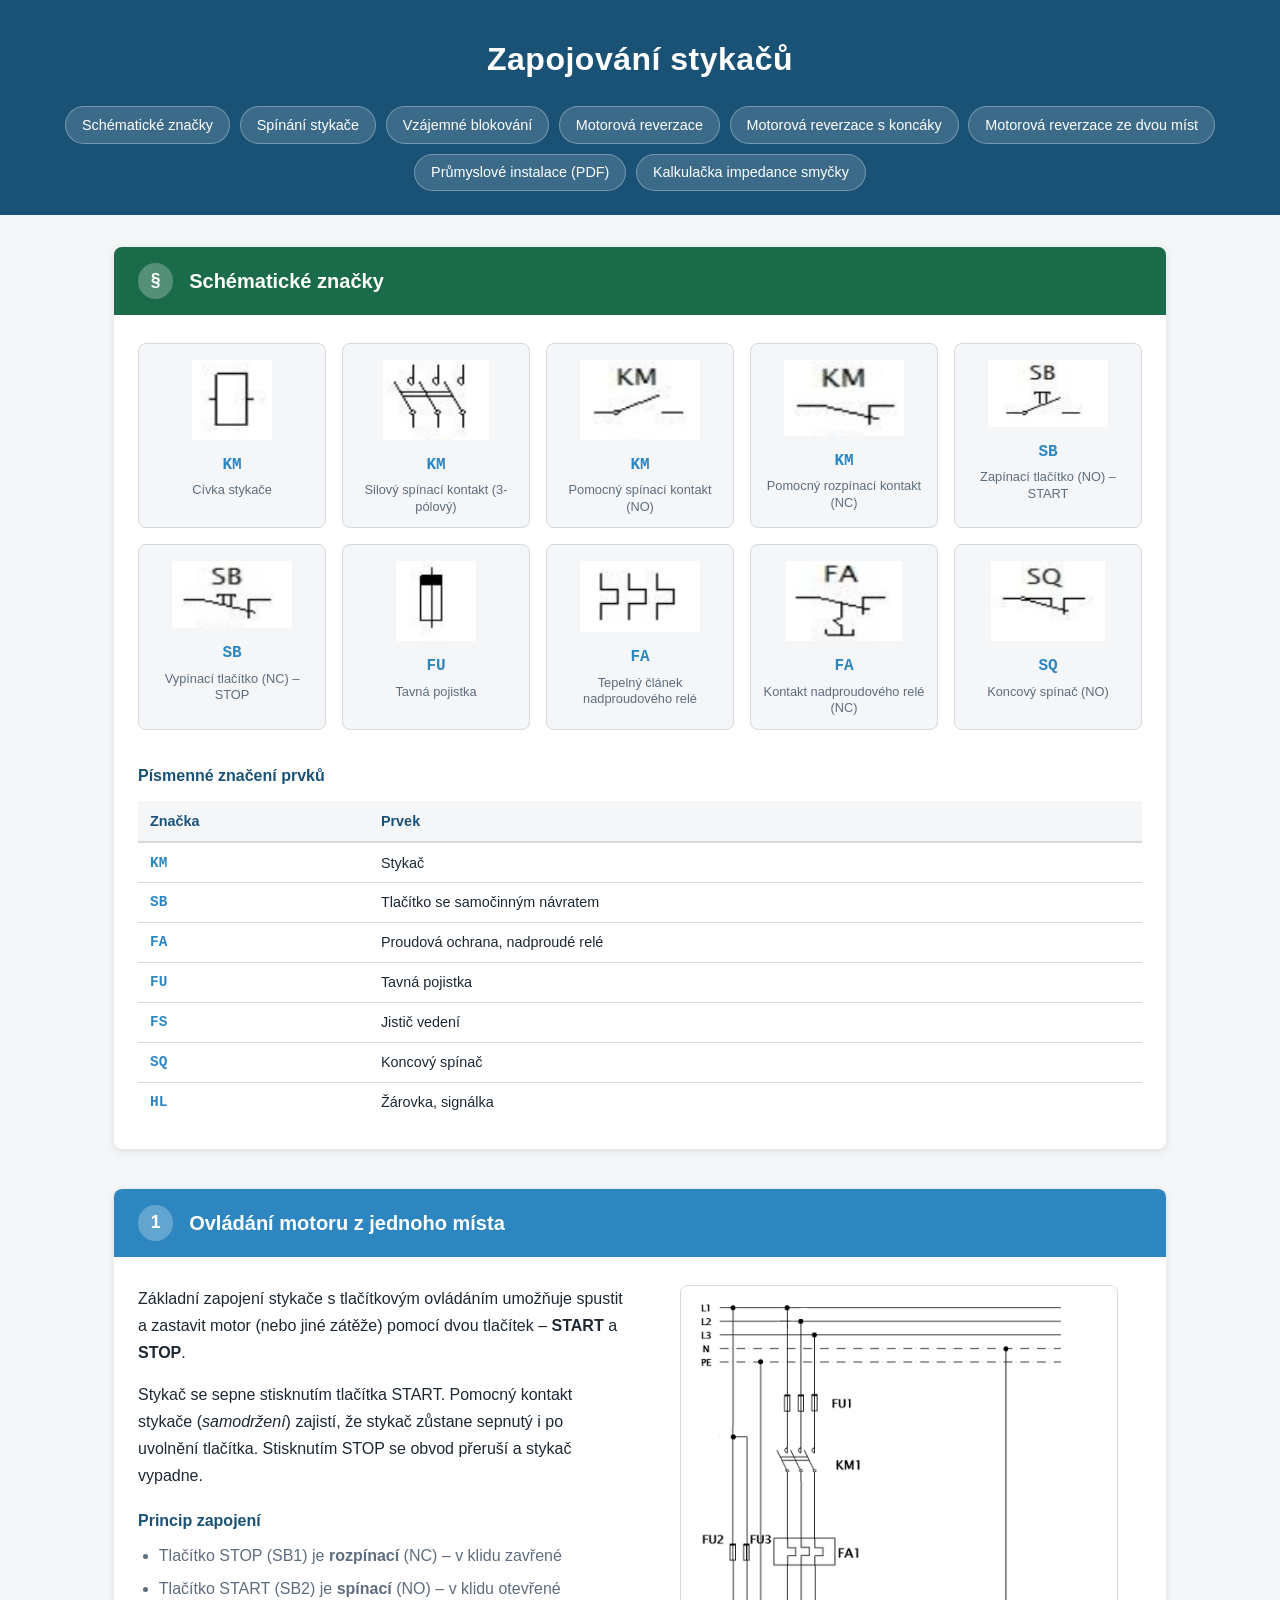
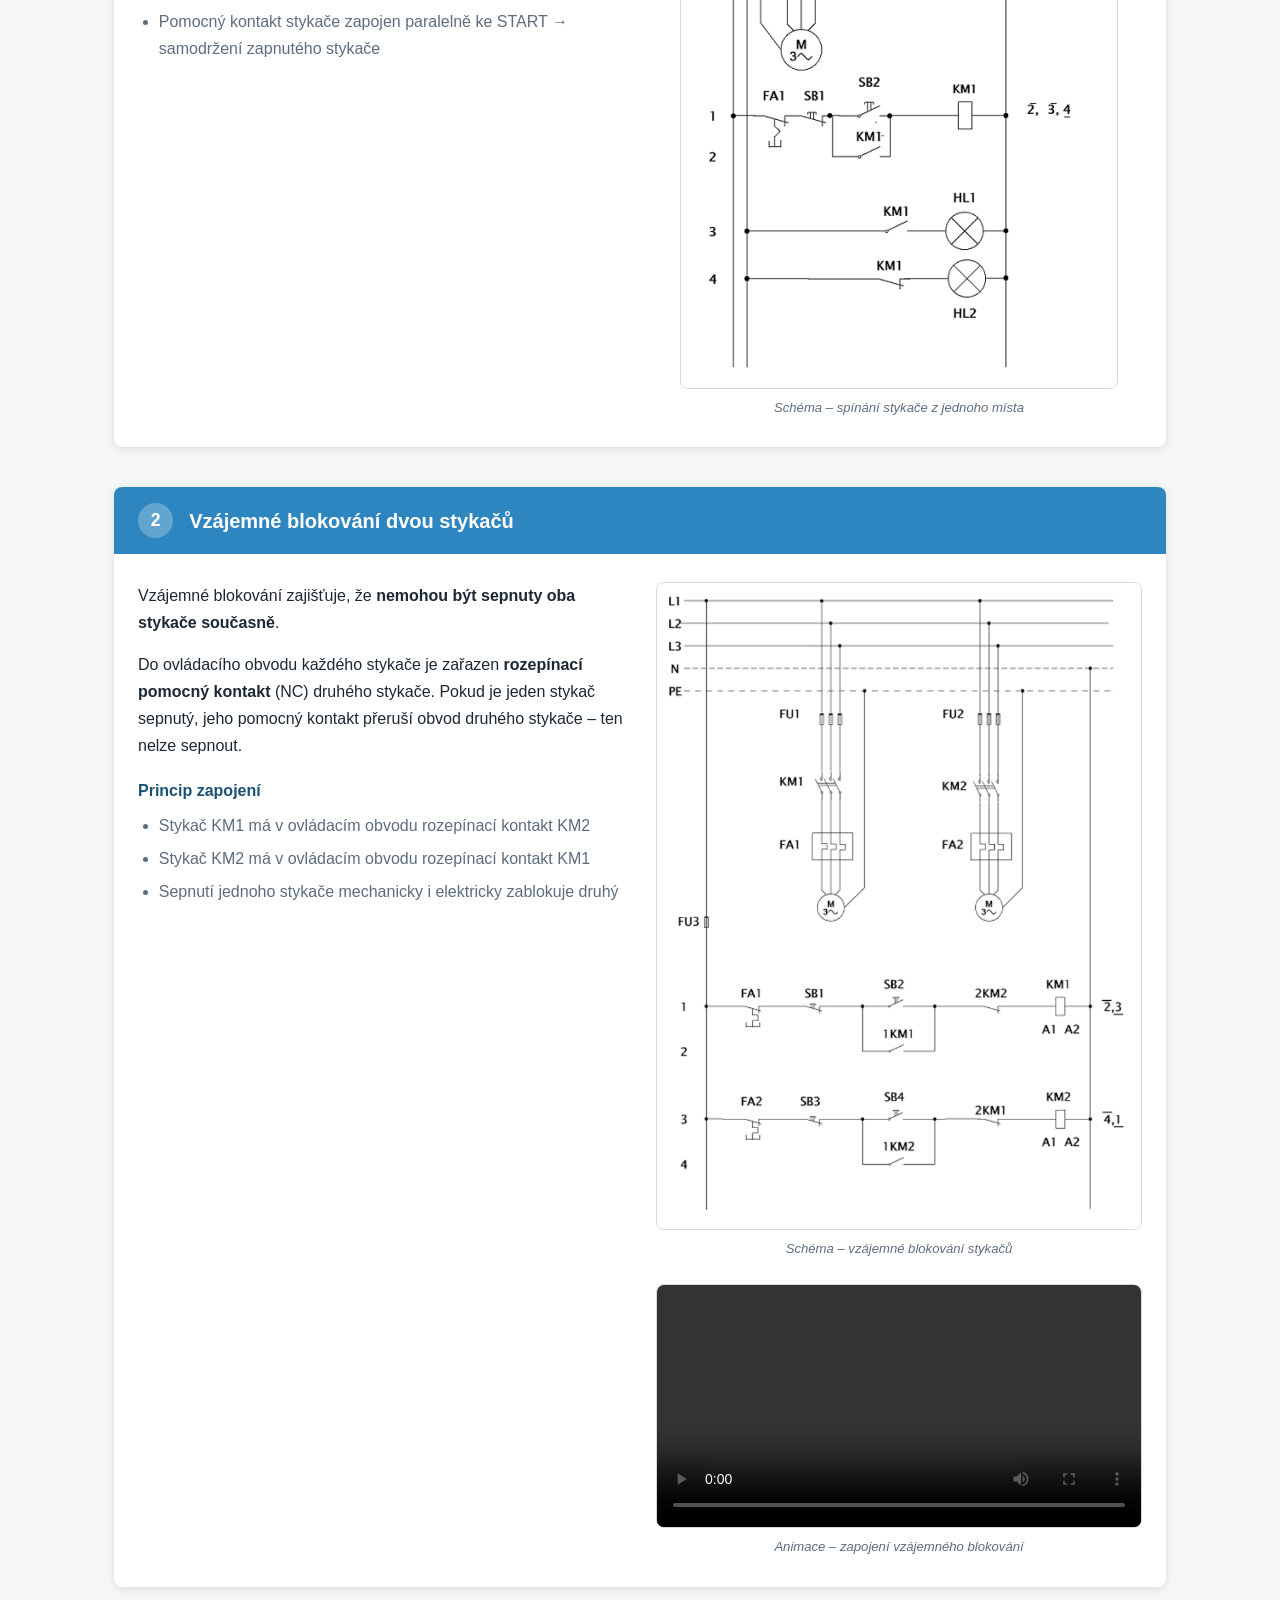
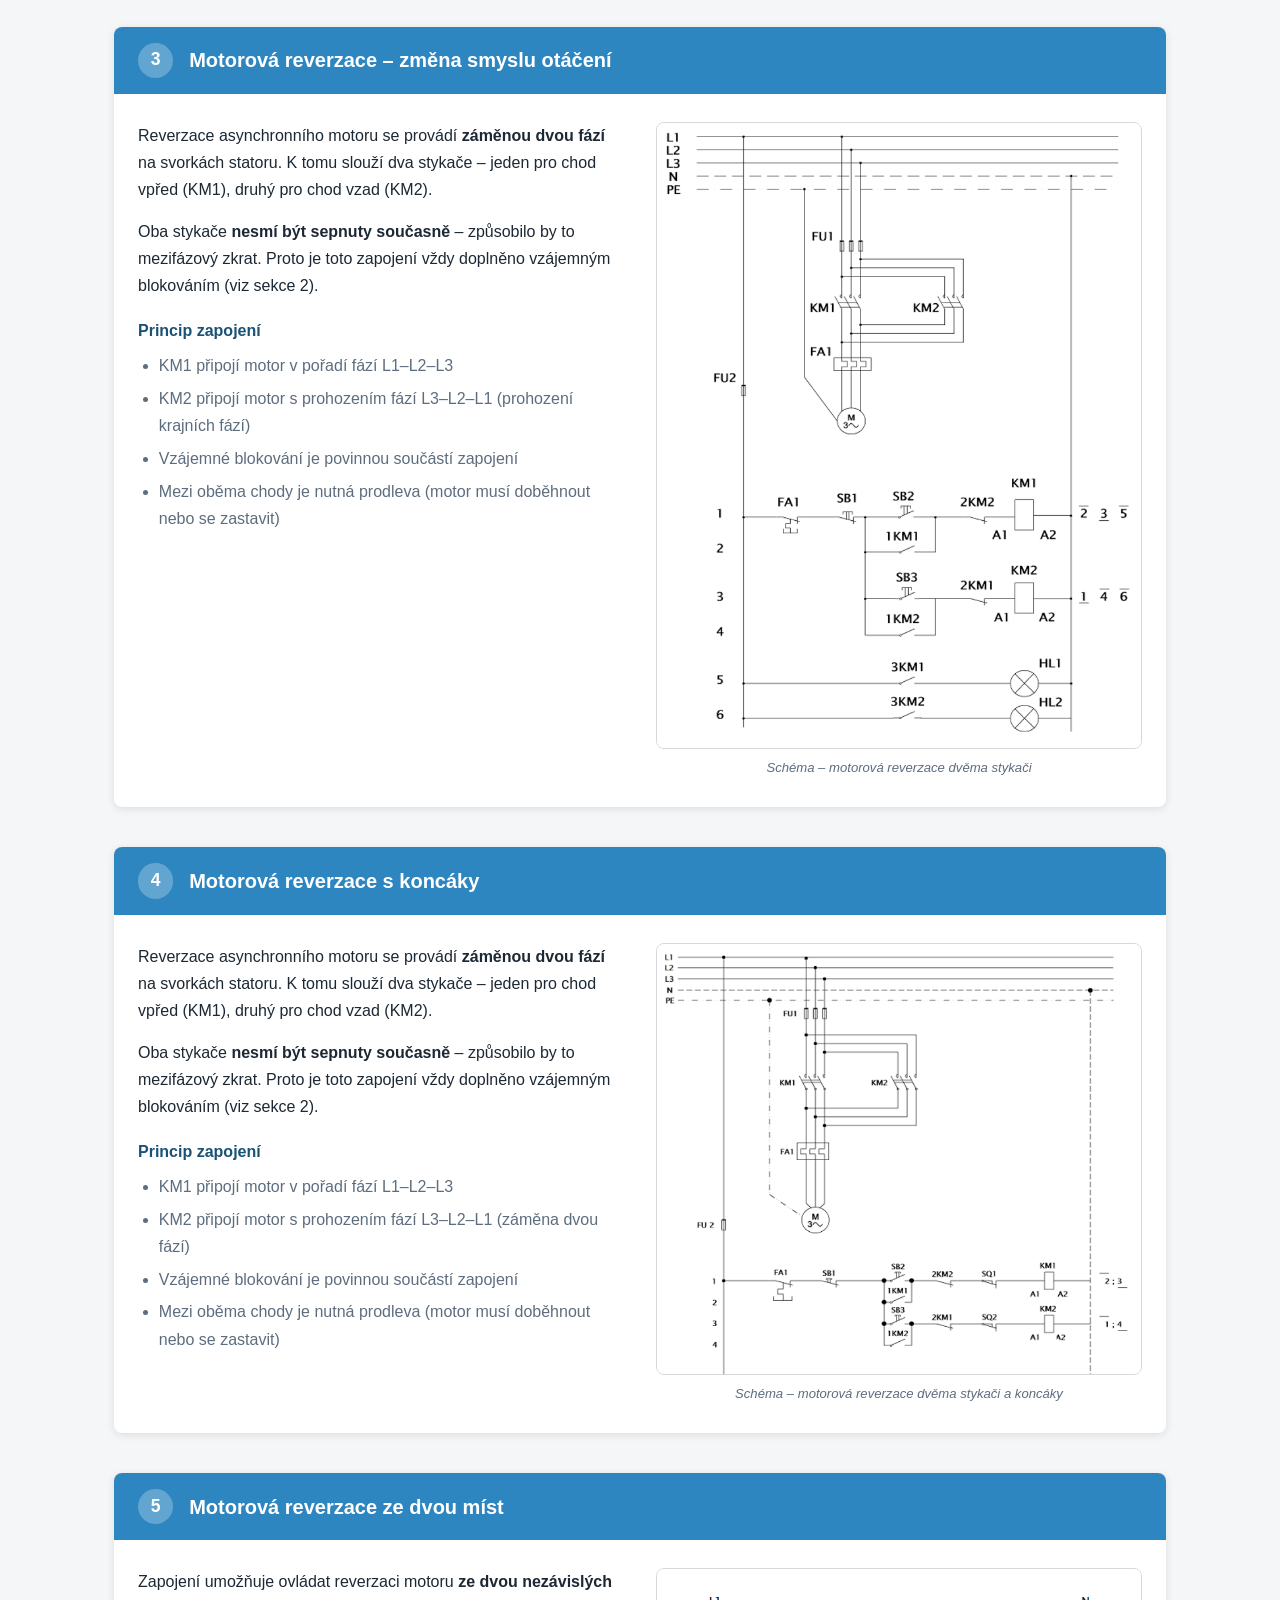
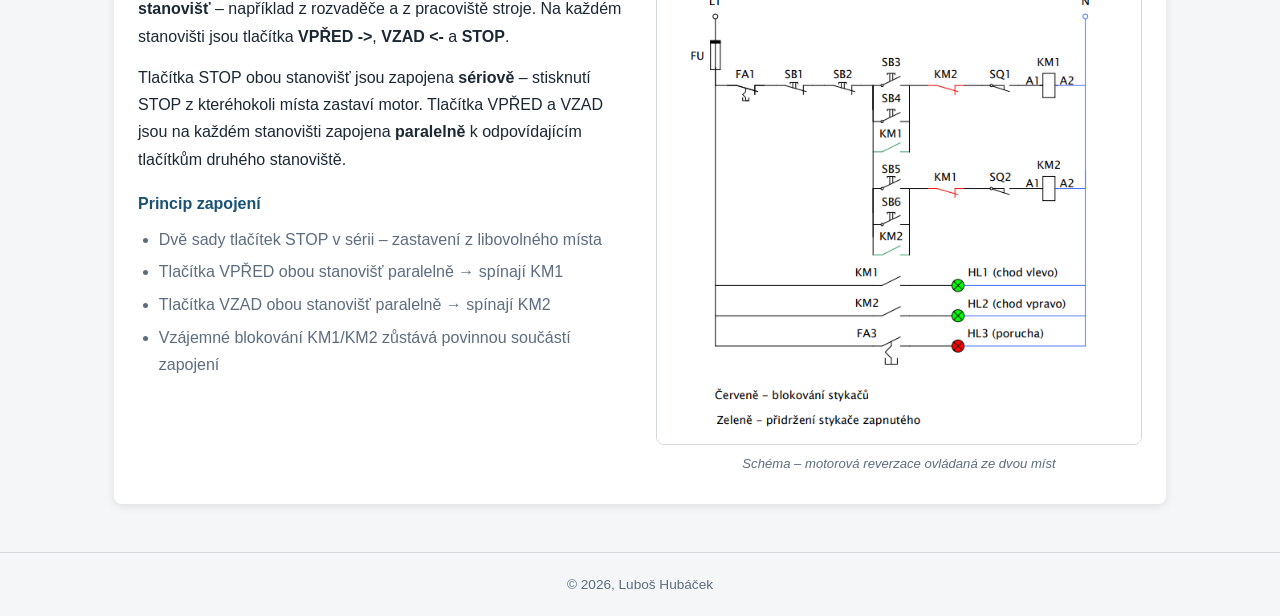
<file: index.html>
<!DOCTYPE html>
<html lang="cs">
<head>
  <meta charset="UTF-8">
  <meta name="viewport" content="width=device-width, initial-scale=1.0">
  <title>Zapojování stykačů</title>
  <link rel="stylesheet" href="style.css">
  <link rel="icon" type="image/svg+xml" href="favicon.svg">
  <link rel="apple-touch-icon" href="apple-touch-icon.png">
</head>
<body>

  <header>
    <h1>Zapojování stykačů</h1>
    <nav>
      <a href="#znacky">Schématické značky</a>
      <a href="#spinani">Spínání stykače</a>
      <a href="#blokovani">Vzájemné blokování</a>
      <a href="#reverzace">Motorová reverzace</a>
      <a href="#reverzace_dorazy">Motorová reverzace s koncáky</a>
      <a href="#reverzace_dve_mista">Motorová reverzace ze dvou míst</a>
      <a href="assets/docs/prumyslove-instalace.pdf" target="_blank">Průmyslové instalace (PDF)</a>
      <a href="impedance-smycky.html">Kalkulačka impedance smyčky</a>
    </nav>
  </header>

  <main>

    <!-- SEKCE 0: Schématické značky -->
    <section id="znacky">
      <div class="section-header header-znacky">
        <span class="section-number">§</span>
        <h2>Schématické značky</h2>
      </div>
      <div class="section-body symbols-body">

        <div class="symbols-grid">

          <!-- 1. Cívka stykače -->
          <div class="symbol-card">
            <img src="assets/images/znacky/civka_stykace.png" alt="Cívka stykače" class="sym-svg">
            <div class="sym-info">
              <span class="sym-code">KM</span>
              <span class="sym-name">Cívka stykače</span>
            </div>
          </div>

          <!-- 2. Silový kontakt 3-pólový -->
          <div class="symbol-card">
            <img src="assets/images/znacky/stykac.png" alt="Silový spínací kontakt (3-pólový)" class="sym-svg">
            <div class="sym-info">
              <span class="sym-code">KM</span>
              <span class="sym-name">Silový spínací kontakt (3-pólový)</span>
            </div>
          </div>

          <!-- 3. Pomocný spínací kontakt NO -->
          <div class="symbol-card">
            <img src="assets/images/znacky/KM_zap.png" alt="Pomocný spínací kontakt (NO)" class="sym-svg">
            <div class="sym-info">
              <span class="sym-code">KM</span>
              <span class="sym-name">Pomocný spínací kontakt (NO)</span>
            </div>
          </div>

          <!-- 4. Pomocný rozpínací kontakt NC -->
          <div class="symbol-card">
            <img src="assets/images/znacky/KM_vyp.png" alt="Pomocný rozpínací kontakt (NC)" class="sym-svg">
            <div class="sym-info">
              <span class="sym-code">KM</span>
              <span class="sym-name">Pomocný rozpínací kontakt (NC)</span>
            </div>
          </div>

          <!-- 5. Zapínací tlačítko NO -->
          <div class="symbol-card">
            <img src="assets/images/znacky/sb_zap.png" alt="Zapínací tlačítko (NO) – START" class="sym-svg">
            <div class="sym-info">
              <span class="sym-code">SB</span>
              <span class="sym-name">Zapínací tlačítko (NO) – START</span>
            </div>
          </div>

          <!-- 6. Vypínací tlačítko NC -->
          <div class="symbol-card">
            <img src="assets/images/znacky/sb_vyp.png" alt="Vypínací tlačítko (NC) – STOP" class="sym-svg">
            <div class="sym-info">
              <span class="sym-code">SB</span>
              <span class="sym-name">Vypínací tlačítko (NC) – STOP</span>
            </div>
          </div>

          <!-- 7. Pojistka -->
          <div class="symbol-card">
            <img src="assets/images/znacky/pojistka.png" alt="Tavná pojistka" class="sym-svg">
            <div class="sym-info">
              <span class="sym-code">FU</span>
              <span class="sym-name">Tavná pojistka</span>
            </div>
          </div>

          <!-- 8. Tepelné nadproudové relé -->
          <div class="symbol-card">
            <img src="assets/images/znacky/nadproudove_rele.png" alt="Tepelný článek nadproudového relé" class="sym-svg">
            <div class="sym-info">
              <span class="sym-code">FA</span>
              <span class="sym-name">Tepelný článek nadproudového relé</span>
            </div>
          </div>

          <!-- 9. Kontakt nadproudového relé -->
          <div class="symbol-card">
            <img src="assets/images/znacky/FA.png" alt="Kontakt nadproudového relé (NC)" class="sym-svg">
            <div class="sym-info">
              <span class="sym-code">FA</span>
              <span class="sym-name">Kontakt nadproudového relé (NC)</span>
            </div>
          </div>

          <!-- 10. Koncový spínač -->
          <div class="symbol-card">
            <img src="assets/images/znacky/SQ.png" alt="Koncový spínač (NO)" class="sym-svg">
            <div class="sym-info">
              <span class="sym-code">SQ</span>
              <span class="sym-name">Koncový spínač (NO)</span>
            </div>
          </div>

        </div><!-- /symbols-grid -->

        <h3 class="table-heading">Písmenné značení prvků</h3>
        <table class="letter-table">
          <thead>
            <tr><th>Značka</th><th>Prvek</th></tr>
          </thead>
          <tbody>
            <tr><td>KM</td><td>Stykač</td></tr>
            <tr><td>SB</td><td>Tlačítko se samočinným návratem</td></tr>
            <tr><td>FA</td><td>Proudová ochrana, nadproudé relé</td></tr>
            <tr><td>FU</td><td>Tavná pojistka</td></tr>
            <tr><td>FS</td><td>Jistič vedení</td></tr>
            <tr><td>SQ</td><td>Koncový spínač</td></tr>
            <tr><td>HL</td><td>Žárovka, signálka</td></tr>
          </tbody>
        </table>

      </div>
    </section>

    <!-- SEKCE 1: Spínání stykače -->
    <section id="spinani">
      <div class="section-header">
        <span class="section-number">1</span>
        <h2>Ovládání motoru z jednoho místa</h2>
      </div>

      <div class="section-body">
        <div class="description">
          <p>
            Základní zapojení stykače s tlačítkovým ovládáním umožňuje spustit a zastavit motor
            (nebo jiné zátěže) pomocí dvou tlačítek – <strong>START</strong> a <strong>STOP</strong>.
          </p>
          <p>
            Stykač se sepne stisknutím tlačítka START. Pomocný kontakt stykače (<em>samodržení</em>)
            zajistí, že stykač zůstane sepnutý i po uvolnění tlačítka. Stisknutím STOP se obvod přeruší
            a stykač vypadne.
          </p>
          <h3>Princip zapojení</h3>
          <ul>
            <li>Tlačítko STOP (SB1) je <strong>rozpínací</strong> (NC) – v klidu zavřené</li>
            <li>Tlačítko START (SB2) je <strong>spínací</strong> (NO) – v klidu otevřené</li>
            <li>Pomocný kontakt stykače zapojen paralelně ke START → samodržení zapnutého stykače</li>
          </ul>
        </div>

        <div class="media-block">
          <figure>
            <img src="assets/images/spinani/stykac_z_jednoho_mista.png"
                 alt="Schéma spínání stykače z jednoho místa"
                 class="schema-img">
            <figcaption>Schéma – spínání stykače z jednoho místa</figcaption>
          </figure>
        </div>
      </div>
    </section>

    <!-- SEKCE 2: Vzájemné blokování -->
    <section id="blokovani">
      <div class="section-header">
        <span class="section-number">2</span>
        <h2>Vzájemné blokování dvou stykačů</h2>
      </div>

      <div class="section-body">
        <div class="description">
          <p>
            Vzájemné blokování zajišťuje, že <strong>nemohou být sepnuty oba stykače současně</strong>.
          </p>
          <p>
            Do ovládacího obvodu každého stykače je zařazen <strong>rozepínací pomocný kontakt</strong>
            (NC) druhého stykače. Pokud je jeden stykač sepnutý, jeho pomocný kontakt přeruší obvod druhého
            stykače – ten nelze sepnout.
          </p>
          <h3>Princip zapojení</h3>
          <ul>
            <li>Stykač KM1 má v ovládacím obvodu rozepínací kontakt KM2</li>
            <li>Stykač KM2 má v ovládacím obvodu rozepínací kontakt KM1</li>
            <li>Sepnutí jednoho stykače mechanicky i elektricky zablokuje druhý</li>
          </ul>
        </div>

        <div class="media-block">
          <figure>
            <img src="assets/images/blokovani/blokovani_stykacu.png"
                 alt="Schéma vzájemného blokování stykačů"
                 class="schema-img">
            <figcaption>Schéma – vzájemné blokování stykačů</figcaption>
          </figure>

          <figure class="video-figure">
            <video controls preload="metadata">
              <source src="assets/animations/blokovani/blokovani_stykacu.mp4" type="video/mp4">
              Váš prohlížeč nepodporuje přehrávání videa.
            </video>
            <figcaption>Animace – zapojení vzájemného blokování</figcaption>
          </figure>
        </div>
      </div>
    </section>

    <!-- SEKCE 3: Motorová reverzace -->
      <section id="reverzace">
          <div class="section-header">
              <span class="section-number">3</span>
              <h2>Motorová reverzace – změna smyslu otáčení</h2>
          </div>

          <div class="section-body">
              <div class="description">
                  <p>
                      Reverzace asynchronního motoru se provádí <strong>záměnou dvou fází</strong> na svorkách
                      statoru. K tomu slouží dva stykače – jeden pro chod vpřed (KM1), druhý pro chod vzad (KM2).
                  </p>
                  <p>
                      Oba stykače <strong>nesmí být sepnuty současně</strong> – způsobilo by to mezifázový zkrat.
                      Proto je toto zapojení vždy doplněno vzájemným blokováním (viz sekce 2).
                  </p>
                  <h3>Princip zapojení</h3>
                  <ul>
                      <li>KM1 připojí motor v pořadí fází L1–L2–L3</li>
                      <li>KM2 připojí motor s prohozením fází L3–L2–L1 (prohození krajních fází)</li>
                      <li>Vzájemné blokování je povinnou součástí zapojení</li>
                      <li>Mezi oběma chody je nutná prodleva (motor musí doběhnout nebo se zastavit)</li>
                  </ul>
              </div>

              <div class="media-block">
                  <figure>
                      <img src="assets/images/reverzace/reverzace.png"
                           alt="Schéma motorové reverzace dvěma stykači"
                           class="schema-img">
                      <figcaption>Schéma – motorová reverzace dvěma stykači</figcaption>
                  </figure>
              </div>
          </div>
      </section>

      <section id="reverzace_dorazy">
          <div class="section-header">
              <span class="section-number">4</span>
              <h2>Motorová reverzace s koncáky</h2>
          </div>

          <div class="section-body">
              <div class="description">
                  <p>
                      Reverzace asynchronního motoru se provádí <strong>záměnou dvou fází</strong> na svorkách
                      statoru. K tomu slouží dva stykače – jeden pro chod vpřed (KM1), druhý pro chod vzad (KM2).
                  </p>
                  <p>
                      Oba stykače <strong>nesmí být sepnuty současně</strong> – způsobilo by to mezifázový zkrat.
                      Proto je toto zapojení vždy doplněno vzájemným blokováním (viz sekce 2).
                  </p>
                  <h3>Princip zapojení</h3>
                  <ul>
                      <li>KM1 připojí motor v pořadí fází L1–L2–L3</li>
                      <li>KM2 připojí motor s prohozením fází L3–L2–L1 (záměna dvou fází)</li>
                      <li>Vzájemné blokování je povinnou součástí zapojení</li>
                      <li>Mezi oběma chody je nutná prodleva (motor musí doběhnout nebo se zastavit)</li>
                  </ul>
              </div>

              <div class="media-block">
                  <figure>
                      <img src="assets/images/reverzace/reverzace_dorazy.png"
                           alt="Schéma motorové reverzace dvěma stykači s koncovými spínači"
                           class="schema-img">
                      <figcaption>Schéma – motorová reverzace dvěma stykači a koncáky</figcaption>
                  </figure>
              </div>
          </div>
      </section>

    <!-- SEKCE 5: Motorová reverzace ze dvou míst -->
    <section id="reverzace_dve_mista">
      <div class="section-header">
        <span class="section-number">5</span>
        <h2>Motorová reverzace ze dvou míst</h2>
      </div>

      <div class="section-body">
        <div class="description">
          <p>
            Zapojení umožňuje ovládat reverzaci motoru <strong>ze dvou nezávislých stanovišť</strong>
            – například z rozvaděče a z pracoviště stroje. Na každém stanovišti jsou tlačítka
            <strong>VPŘED -></strong>, <strong>VZAD <-</strong> a <strong>STOP</strong>.
          </p>
          <p>
            Tlačítka STOP obou stanovišť jsou zapojena <strong>sériově</strong> – stisknutí STOP
            z kteréhokoli místa zastaví motor. Tlačítka VPŘED a VZAD jsou na každém stanovišti
            zapojena <strong>paralelně</strong> k odpovídajícím tlačítkům druhého stanoviště.
          </p>
          <h3>Princip zapojení</h3>
          <ul>
            <li>Dvě sady tlačítek STOP v sérii – zastavení z libovolného místa</li>
            <li>Tlačítka VPŘED obou stanovišť paralelně → spínají KM1</li>
            <li>Tlačítka VZAD obou stanovišť paralelně → spínají KM2</li>
            <li>Vzájemné blokování KM1/KM2 zůstává povinnou součástí zapojení</li>
          </ul>
        </div>

        <div class="media-block">
          <figure>
            <img src="assets/images/reverzace/reverzace_dve_mista.png"
                 alt="Schéma motorové reverzace ze dvou míst"
                 class="schema-img">
            <figcaption>Schéma – motorová reverzace ovládaná ze dvou míst</figcaption>
          </figure>
        </div>
      </div>
    </section>

  </main>

  <footer>
    <p>&copy; 2026, Luboš Hubáček</p>
  </footer>

</body>
</html>
</file>
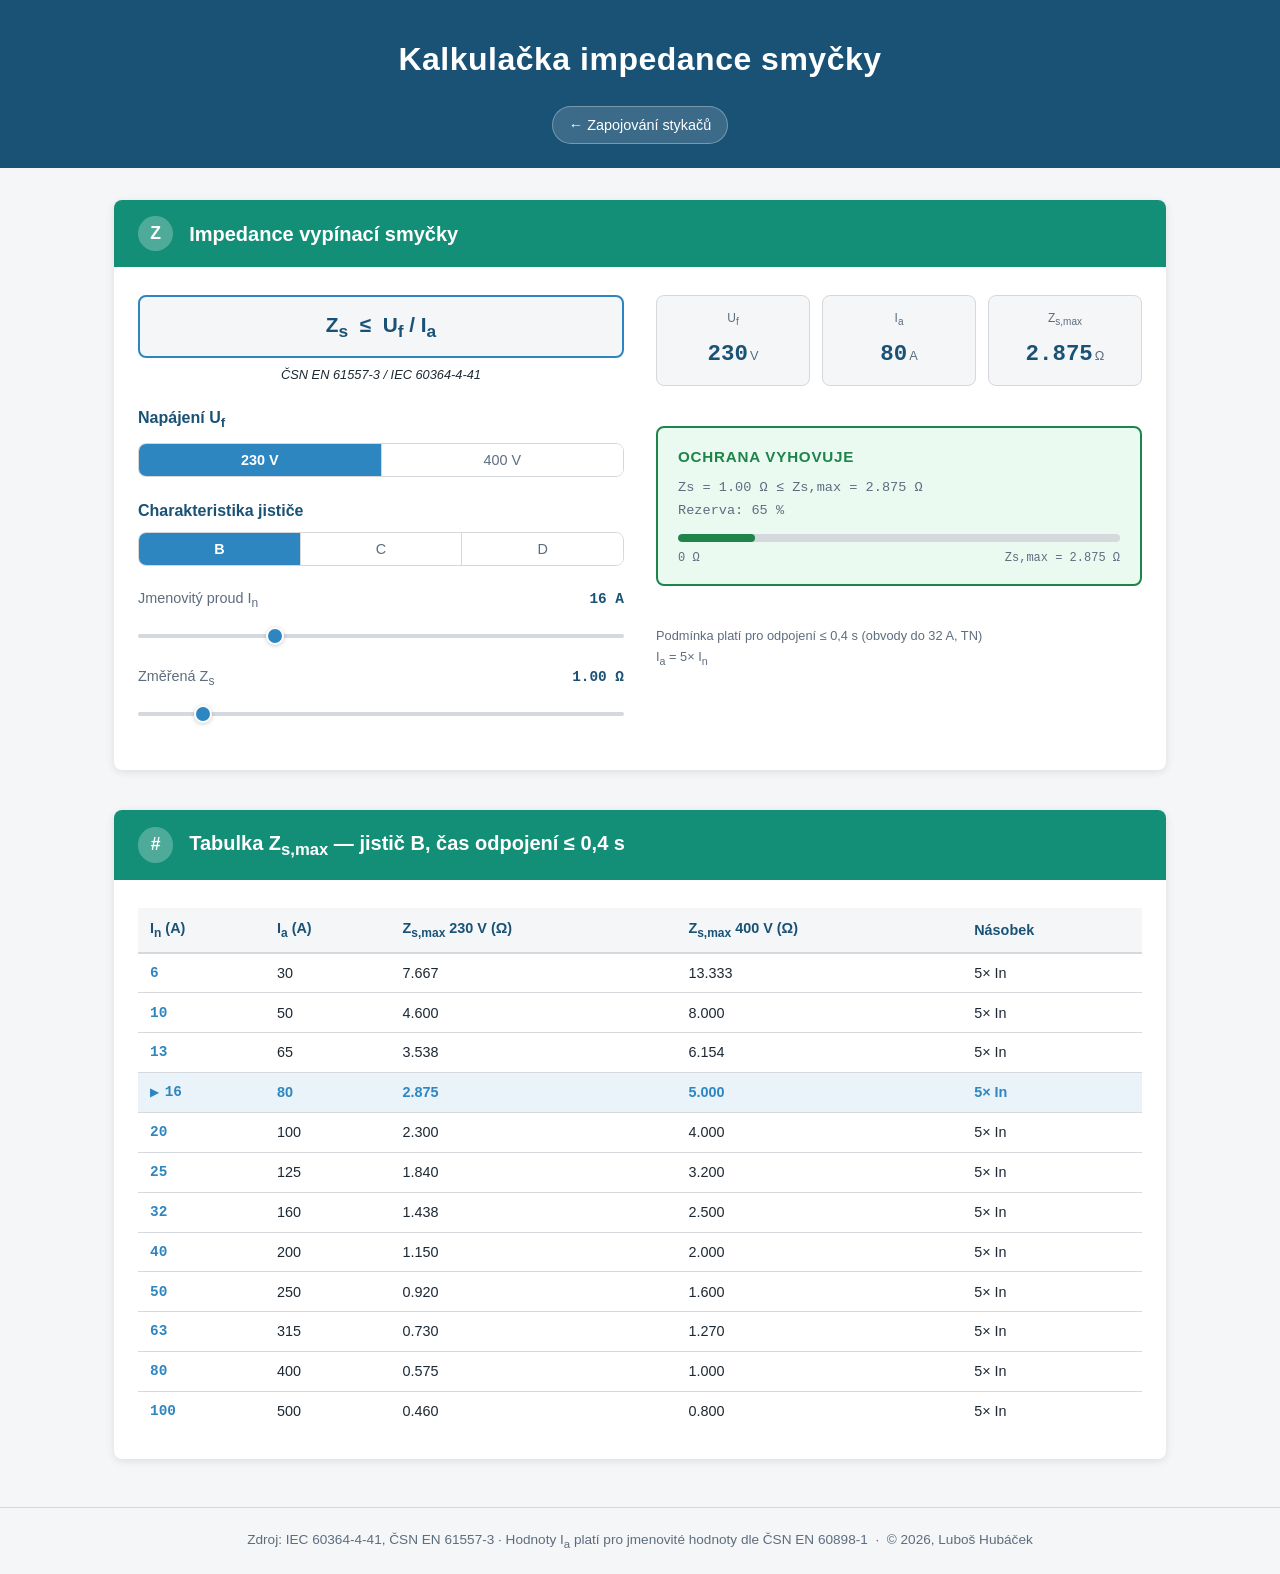
<file: impedance-smycky.html>
<!DOCTYPE html>
<html lang="cs">
<head>
  <meta charset="UTF-8">
  <meta name="viewport" content="width=device-width, initial-scale=1.0">
  <title>Kalkulačka impedance vypínací smyčky</title>
  <link rel="stylesheet" href="style.css">
  <link rel="icon" type="image/svg+xml" href="favicon.svg">
  <link rel="apple-touch-icon" href="apple-touch-icon.png">
</head>
<body>

  <header>
    <h1>Kalkulačka impedance smyčky</h1>
    <nav>
      <a href="index.html">← Zapojování stykačů</a>
    </nav>
  </header>

  <main>

    <section id="kalkulator">
      <div class="section-header header-impedance">
        <span class="section-number">Z</span>
        <h2>Impedance vypínací smyčky</h2>
      </div>

      <div class="section-body">

        <div class="description">
          <div class="formula-box">Z<sub>s</sub> &nbsp;≤&nbsp; U<sub>f</sub> / I<sub>a</sub></div>
          <p class="norm-label">ČSN EN 61557-3 / IEC 60364-4-41</p>

          <h3>Napájení U<sub>f</sub></h3>
          <div class="seg" id="seg-uf">
            <button class="active" data-uf="230" onclick="setUf(this)">230 V</button>
            <button data-uf="400" onclick="setUf(this)">400 V</button>
          </div>

          <h3>Charakteristika jističe</h3>
          <div class="seg" id="seg-type">
            <button class="active" data-type="B" onclick="setType(this)">B</button>
            <button data-type="C" onclick="setType(this)">C</button>
            <button data-type="D" onclick="setType(this)">D</button>
          </div>

          <div class="calc-field">
            <div class="calc-field-head">
              <label>Jmenovitý proud I<sub>n</sub></label>
              <span class="calc-val" id="out-in">16 A</span>
            </div>
            <input type="range" id="sl-in" min="0" max="11" step="1" value="3" oninput="setIn(this.value)">
          </div>

          <div class="calc-field">
            <div class="calc-field-head">
              <label>Změřená Z<sub>s</sub></label>
              <span class="calc-val" id="out-zs">1.00 Ω</span>
            </div>
            <input type="range" id="sl-zs" min="0.05" max="8.00" step="0.01" value="1.00" oninput="calc()">
          </div>
        </div>

        <div class="media-block">
          <div class="metrics">
            <div class="metric">
              <div class="m-label">U<sub>f</sub></div>
              <div><span class="m-val" id="m-uf">230</span><span class="m-unit">V</span></div>
            </div>
            <div class="metric">
              <div class="m-label">I<sub>a</sub></div>
              <div><span class="m-val" id="m-ia">80</span><span class="m-unit">A</span></div>
            </div>
            <div class="metric">
              <div class="m-label">Z<sub>s,max</sub></div>
              <div><span class="m-val" id="m-zsmax">2.875</span><span class="m-unit">Ω</span></div>
            </div>
          </div>

          <div class="result-panel ok" id="result-panel">
            <div class="result-verdict" id="result-verdict">Ochrana VYHOVUJE</div>
            <div class="result-detail" id="result-detail"></div>
            <div class="bar-wrap">
              <div class="bar-inner" id="bar" style="width:35%"></div>
            </div>
            <div class="bar-labels">
              <span>0 Ω</span>
              <span id="bar-limit-label">Z<sub>s,max</sub> = 2.875 Ω</span>
            </div>
          </div>

          <p class="calc-note">
            Podmínka platí pro odpojení ≤ 0,4 s (obvody do 32 A, TN)<br>
            I<sub>a</sub> = <span id="mult-info">5</span>× I<sub>n</sub>
          </p>
        </div>

      </div>
    </section>

    <section id="tabulka">
      <div class="section-header header-impedance">
        <span class="section-number">#</span>
        <h2>Tabulka Z<sub>s,max</sub> — jistič <span id="tbl-type-label">B</span>, čas odpojení ≤ 0,4 s</h2>
      </div>
      <div class="symbols-body">
        <table class="letter-table">
          <thead>
            <tr>
              <th>I<sub>n</sub> (A)</th>
              <th>I<sub>a</sub> (A)</th>
              <th>Z<sub>s,max</sub> 230 V (Ω)</th>
              <th>Z<sub>s,max</sub> 400 V (Ω)</th>
              <th>Násobek</th>
            </tr>
          </thead>
          <tbody id="tbl-body"></tbody>
        </table>
      </div>
    </section>

  </main>

  <footer>
    <p>Zdroj: IEC 60364-4-41, ČSN EN 61557-3 &middot; Hodnoty I<sub>a</sub> platí pro jmenovité hodnoty dle ČSN EN 60898-1 &nbsp;&middot;&nbsp; &copy; 2026, Luboš Hubáček</p>
  </footer>

<script>
const IN_VALS = [6, 10, 13, 16, 20, 25, 32, 40, 50, 63, 80, 100];
const MULT = { B: 5, C: 10, D: 20 };

let uf = 230, type = 'B', inIdx = 3;

function setUf(btn) {
  document.querySelectorAll('#seg-uf button').forEach(b => b.classList.remove('active'));
  btn.classList.add('active');
  uf = +btn.dataset.uf;
  document.getElementById('m-uf').textContent = uf;
  calc(); renderTable();
}

function setType(btn) {
  document.querySelectorAll('#seg-type button').forEach(b => b.classList.remove('active'));
  btn.classList.add('active');
  type = btn.dataset.type;
  document.getElementById('tbl-type-label').textContent = type;
  calc(); renderTable();
}

function setIn(idx) {
  inIdx = +idx;
  document.getElementById('out-in').textContent = IN_VALS[inIdx] + ' A';
  calc(); renderTable();
}

function calc() {
  const zs = parseFloat(document.getElementById('sl-zs').value);
  document.getElementById('out-zs').textContent = zs.toFixed(2) + ' Ω';

  const mult = MULT[type];
  const ia = IN_VALS[inIdx] * mult;
  const zsmax = +(uf / ia).toFixed(3);

  document.getElementById('m-ia').textContent = ia;
  document.getElementById('m-zsmax').textContent = zsmax.toFixed(3);
  document.getElementById('mult-info').textContent = mult;

  const panel  = document.getElementById('result-panel');
  const verdict = document.getElementById('result-verdict');
  const detail  = document.getElementById('result-detail');
  const bar     = document.getElementById('bar');

  const scale = Math.max(zsmax * 2, zs + 0.5);
  bar.style.width = Math.min(zs / scale * 100, 100).toFixed(1) + '%';
  document.getElementById('bar-limit-label').textContent = 'Zs,max = ' + zsmax.toFixed(3) + ' Ω';

  if (zs <= zsmax) {
    panel.className = 'result-panel ok';
    verdict.textContent = 'Ochrana VYHOVUJE';
    const reserve = ((zsmax - zs) / zsmax * 100).toFixed(0);
    detail.textContent =
      'Zs = ' + zs.toFixed(2) + ' Ω ≤ Zs,max = ' + zsmax.toFixed(3) + ' Ω\nRezerva: ' + reserve + ' %';
  } else {
    panel.className = 'result-panel fail';
    verdict.textContent = 'Ochrana NEVYHOVUJE';
    const over = ((zs - zsmax) / zsmax * 100).toFixed(0);
    detail.textContent =
      'Zs = ' + zs.toFixed(2) + ' Ω > Zs,max = ' + zsmax.toFixed(3) + ' Ω\nPřekročení: ' + over + ' % — nutno snížit impedanci smyčky';
  }
}

function renderTable() {
  const tbody = document.getElementById('tbl-body');
  const mult = MULT[type];
  tbody.innerHTML = '';
  IN_VALS.forEach((iv, i) => {
    const ia = iv * mult;
    const tr = document.createElement('tr');
    if (i === inIdx) tr.className = 'row-active';
    tr.innerHTML =
      '<td>' + iv + '</td>' +
      '<td>' + ia + '</td>' +
      '<td>' + (230 / ia).toFixed(3) + '</td>' +
      '<td>' + (400 / ia).toFixed(3) + '</td>' +
      '<td>' + mult + '× In</td>';
    tbody.appendChild(tr);
  });
}

document.getElementById('out-in').textContent = IN_VALS[inIdx] + ' A';
calc();
renderTable();
</script>
</body>
</html>
</file>
<file: style.css>
/* ── Reset & základy ── */
*, *::before, *::after {
  box-sizing: border-box;
  margin: 0;
  padding: 0;
}

:root {
  --clr-primary:   #1a5276;
  --clr-accent:    #2e86c1;
  --clr-bg:        #f4f6f8;
  --clr-surface:   #ffffff;
  --clr-border:    #d5d8dc;
  --clr-text:      #1c2833;
  --clr-muted:     #5d6d7e;
  --radius:        8px;
  --shadow:        0 2px 8px rgba(0,0,0,.10);
}

html {
  scroll-behavior: smooth;
}

body {
  font-family: 'Segoe UI', Arial, sans-serif;
  font-size: 1rem;
  line-height: 1.7;
  color: var(--clr-text);
  background: var(--clr-bg);
}

/* ── Header ── */
header {
  background: var(--clr-primary);
  color: #fff;
  padding: 2rem 1.5rem 1.5rem;
  text-align: center;
}

header h1 {
  font-size: 2rem;
  font-weight: 700;
  letter-spacing: .5px;
}

.subtitle {
  margin-top: .4rem;
  font-size: .95rem;
  opacity: .8;
}

nav {
  margin-top: 1.25rem;
  display: flex;
  flex-wrap: wrap;
  justify-content: center;
  gap: .6rem;
}

nav a {
  color: #fff;
  text-decoration: none;
  background: rgba(255,255,255,.15);
  border: 1px solid rgba(255,255,255,.3);
  border-radius: 20px;
  padding: .35rem 1rem;
  font-size: .9rem;
  transition: background .2s;
}

nav a:hover {
  background: rgba(255,255,255,.28);
}

/* ── Main layout ── */
main {
  max-width: 1100px;
  margin: 0 auto;
  padding: 2rem 1.5rem 3rem;
  display: flex;
  flex-direction: column;
  gap: 2.5rem;
}

/* ── Sekce ── */
section {
  background: var(--clr-surface);
  border-radius: var(--radius);
  box-shadow: var(--shadow);
  overflow: hidden;
}

.section-header {
  display: flex;
  align-items: center;
  gap: 1rem;
  background: var(--clr-accent);
  color: #fff;
  padding: 1rem 1.5rem;
}

.section-number {
  display: flex;
  align-items: center;
  justify-content: center;
  width: 2.2rem;
  height: 2.2rem;
  border-radius: 50%;
  background: rgba(255,255,255,.25);
  font-size: 1.1rem;
  font-weight: 700;
  flex-shrink: 0;
}

.section-header h2 {
  font-size: 1.25rem;
  font-weight: 600;
}

.section-body {
  padding: 1.75rem 1.5rem;
  display: grid;
  grid-template-columns: 1fr 1fr;
  gap: 2rem;
  align-items: start;
}

/* ── Popis ── */
.description p {
  margin-bottom: .9rem;
  color: var(--clr-text);
}

.description h3 {
  font-size: 1rem;
  font-weight: 600;
  margin: 1.1rem 0 .5rem;
  color: var(--clr-primary);
}

.description ul {
  padding-left: 1.3rem;
}

.description ul li {
  margin-bottom: .35rem;
  color: var(--clr-muted);
}

/* ── Média ── */
.media-block {
  display: flex;
  flex-direction: column;
  gap: 1.5rem;
}

figure {
  text-align: center;
}

.schema-img {
  max-width: 100%;
  height: auto;
  border: 1px solid var(--clr-border);
  border-radius: var(--radius);
  display: block;
  margin: 0 auto;
}

.video-figure video {
  width: 100%;
  border-radius: var(--radius);
  border: 1px solid var(--clr-border);
  display: block;
}

figcaption {
  margin-top: .5rem;
  font-size: .82rem;
  color: var(--clr-muted);
  font-style: italic;
}

/* ── Footer ── */
footer {
  text-align: center;
  padding: 1.25rem;
  font-size: .85rem;
  color: var(--clr-muted);
  border-top: 1px solid var(--clr-border);
}

/* ── Sekce značky ── */
.header-znacky {
  background: #1a6b4a;
}

.symbols-body {
  display: block !important;
  padding: 1.75rem 1.5rem;
}

.symbols-intro {
  margin-bottom: 1.5rem;
  color: var(--clr-text);
}

.symbols-grid {
  display: grid;
  grid-template-columns: repeat(auto-fill, minmax(185px, 1fr));
  gap: 1rem;
  margin-bottom: 2rem;
}

.symbol-card {
  border: 1px solid var(--clr-border);
  border-radius: var(--radius);
  padding: 1rem .75rem .75rem;
  text-align: center;
  background: var(--clr-bg);
  transition: box-shadow .15s;
}

.symbol-card:hover {
  box-shadow: 0 3px 10px rgba(0,0,0,.12);
}

.sym-svg {
  width: 100%;
  max-width: 120px;
  height: auto;
  display: block;
  margin: 0 auto .75rem;
  color: var(--clr-primary);
}

img.sym-svg {
  object-fit: contain;
  max-height: 80px;
}

.sym-info {
  display: flex;
  flex-direction: column;
  align-items: center;
  gap: .2rem;
}

.sym-code {
  font-weight: 700;
  font-size: 1rem;
  color: var(--clr-accent);
  font-family: 'Courier New', monospace;
}

.sym-name {
  font-size: .8rem;
  color: var(--clr-muted);
  line-height: 1.3;
}

.table-heading {
  font-size: 1rem;
  font-weight: 600;
  color: var(--clr-primary);
  margin-bottom: .75rem;
}

.letter-table {
  width: 100%;
  border-collapse: collapse;
  font-size: .9rem;
}

.letter-table th {
  background: var(--clr-bg);
  padding: .5rem .75rem;
  text-align: left;
  border-bottom: 2px solid var(--clr-border);
  color: var(--clr-primary);
  font-weight: 600;
}

.letter-table td {
  padding: .45rem .75rem;
  border-bottom: 1px solid var(--clr-border);
}

.letter-table td:first-child {
  font-weight: 700;
  font-family: 'Courier New', monospace;
  color: var(--clr-accent);
  white-space: nowrap;
}

.letter-table tr:last-child td {
  border-bottom: none;
}

/* ── Responzivita ── */
@media (max-width: 700px) {
  .section-body {
    grid-template-columns: 1fr;
  }

  header h1 {
    font-size: 1.5rem;
  }
}

/* ── Kalkulačka impedance smyčky ── */
.header-impedance {
  background: #148f77;
}

.formula-box {
  background: var(--clr-bg);
  border: 2px solid var(--clr-accent);
  border-radius: var(--radius);
  padding: .6rem 1.2rem;
  font-size: 1.3rem;
  font-weight: 600;
  text-align: center;
  color: var(--clr-primary);
  margin-bottom: .4rem;
}

.norm-label {
  font-size: .8rem;
  color: var(--clr-muted);
  text-align: center;
  margin-bottom: 1.25rem;
  font-style: italic;
}

.seg {
  display: flex;
  border: 1px solid var(--clr-border);
  border-radius: var(--radius);
  overflow: hidden;
  margin-bottom: 1.25rem;
}

.seg button {
  flex: 1;
  padding: .5rem;
  background: var(--clr-surface);
  border: none;
  border-right: 1px solid var(--clr-border);
  color: var(--clr-muted);
  font-family: inherit;
  font-size: .9rem;
  font-weight: 500;
  cursor: pointer;
  transition: background .15s, color .15s;
}

.seg button:last-child { border-right: none; }
.seg button:hover { background: var(--clr-bg); color: var(--clr-primary); }
.seg button.active { background: var(--clr-accent); color: #fff; font-weight: 600; }

.calc-field { margin-bottom: 1.1rem; }

.calc-field-head {
  display: flex;
  justify-content: space-between;
  align-items: baseline;
  margin-bottom: 6px;
  font-size: .9rem;
  color: var(--clr-muted);
}

.calc-val {
  font-weight: 700;
  color: var(--clr-primary);
  font-family: 'Courier New', monospace;
}

input[type=range] {
  -webkit-appearance: none;
  width: 100%;
  height: 4px;
  background: var(--clr-border);
  border-radius: 2px;
  outline: none;
  cursor: pointer;
}

input[type=range]::-webkit-slider-thumb {
  -webkit-appearance: none;
  width: 18px;
  height: 18px;
  border-radius: 50%;
  background: var(--clr-accent);
  border: 2px solid #fff;
  box-shadow: 0 1px 4px rgba(0,0,0,.2);
  cursor: pointer;
  transition: transform .1s;
}

input[type=range]::-webkit-slider-thumb:hover { transform: scale(1.2); }

input[type=range]::-moz-range-thumb {
  width: 18px;
  height: 18px;
  border-radius: 50%;
  background: var(--clr-accent);
  border: 2px solid #fff;
  cursor: pointer;
}

.metrics {
  display: grid;
  grid-template-columns: repeat(3, 1fr);
  gap: .75rem;
  margin-bottom: 1rem;
}

.metric {
  background: var(--clr-bg);
  border: 1px solid var(--clr-border);
  border-radius: var(--radius);
  padding: .75rem .5rem;
  text-align: center;
}

.m-label { font-size: .75rem; color: var(--clr-muted); margin-bottom: .25rem; }

.m-val {
  font-size: 1.4rem;
  font-weight: 700;
  color: var(--clr-primary);
  font-family: 'Courier New', monospace;
}

.m-unit { font-size: .8rem; color: var(--clr-muted); margin-left: 2px; }

.result-panel {
  border-radius: var(--radius);
  padding: 1rem 1.25rem;
  border: 2px solid var(--clr-border);
  background: var(--clr-bg);
  margin-bottom: 1rem;
  transition: border-color .3s, background .3s;
}

.result-panel.ok  { border-color: #1e8449; background: #eafaf1; }
.result-panel.fail { border-color: #c0392b; background: #fdedec; }

.result-verdict {
  font-size: .95rem;
  font-weight: 700;
  letter-spacing: .05em;
  text-transform: uppercase;
  margin-bottom: .4rem;
}

.ok  .result-verdict { color: #1e8449; }
.fail .result-verdict { color: #c0392b; }

.result-detail {
  font-size: .85rem;
  color: var(--clr-muted);
  line-height: 1.7;
  font-family: 'Courier New', monospace;
  white-space: pre-line;
}

.bar-wrap {
  background: var(--clr-border);
  border-radius: 4px;
  height: 8px;
  overflow: hidden;
  margin: .75rem 0 .35rem;
}

.bar-inner {
  height: 100%;
  border-radius: 4px;
  transition: width .3s ease, background .3s;
  background: #1e8449;
}

.result-panel.fail .bar-inner { background: #c0392b; }

.bar-labels {
  display: flex;
  justify-content: space-between;
  font-size: .75rem;
  color: var(--clr-muted);
  font-family: 'Courier New', monospace;
}

.calc-note {
  font-size: .8rem;
  color: var(--clr-muted);
  line-height: 1.6;
}

.row-active td {
  background: rgba(46, 134, 193, .1);
  color: var(--clr-accent);
  font-weight: 700;
}

.row-active td:first-child::before {
  content: '▶ ';
  font-size: .7rem;
}
</file>
